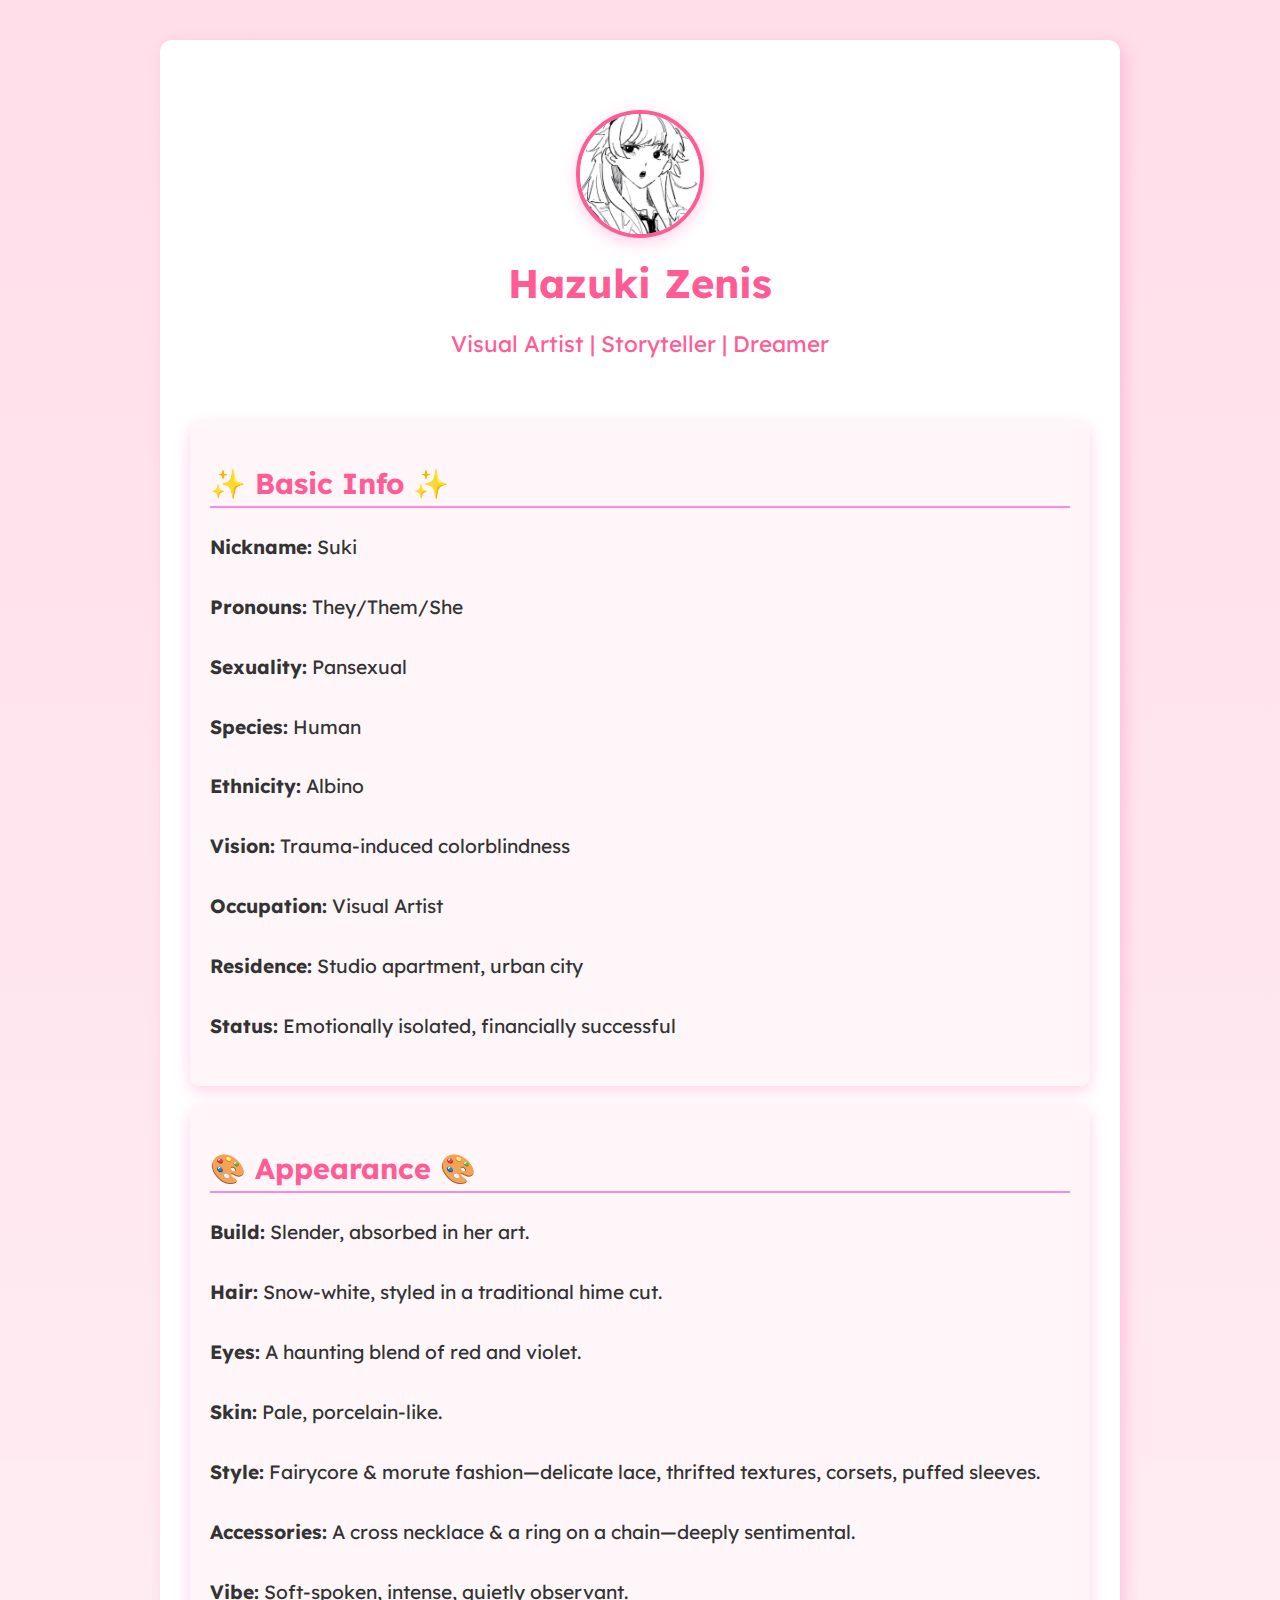
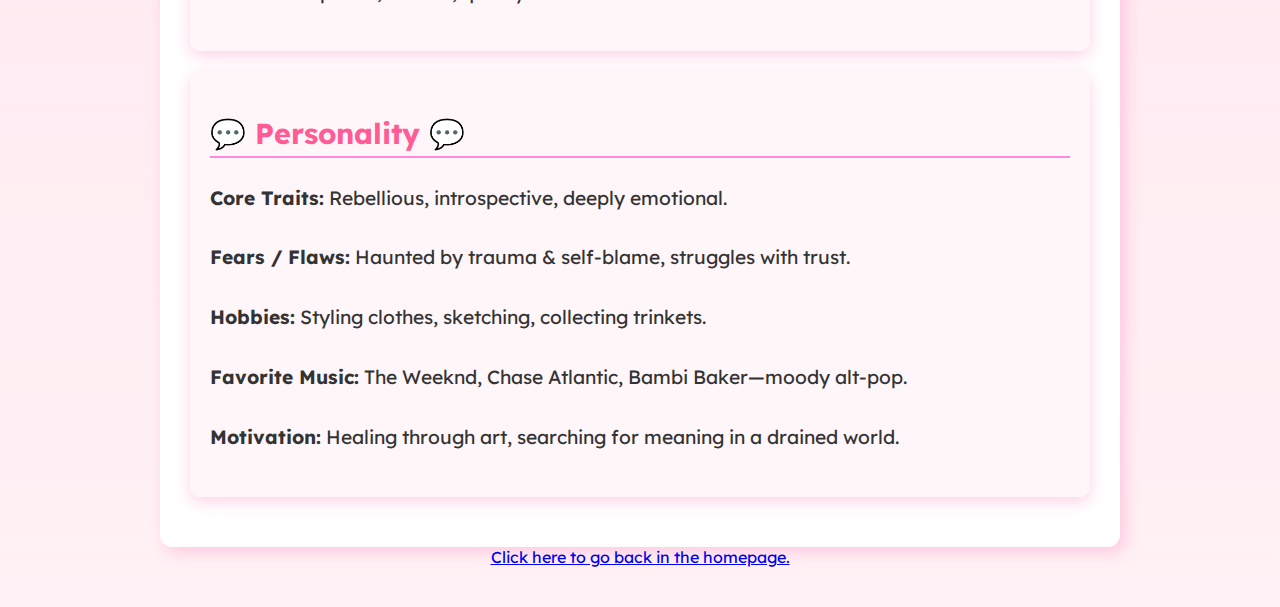
<file: ligaya.html>
<!DOCTYPE html>
<html lang="en">
<head>
    <meta charset="UTF-8">
    <meta name="viewport" content="width=device-width, initial-scale=1.0">
    <title> Get to know me! </title>
        <link href="https://fonts.googleapis.com/css2?family=Boldonse&family=Lexend:wght@696&display=swap" rel="stylesheet">

</head>
<body>
 <section class="profile-container">
        <div class="profile-header">
                <img src="ligayaicon.jpg" alt="Ligaya's Profile Picture" class="profile-pic"> 
            <h1 class="title">Hazuki Zenis</h1>
            <p class="subtitle">Visual Artist | Storyteller | Dreamer</p>
        </div>

        <div class="info-box">
            <h2>✨ Basic Info ✨</h2>
            <p><strong>Nickname:</strong> Suki</p>
            <p><strong>Pronouns:</strong> They/Them/She</p>
            <p><strong>Sexuality:</strong> Pansexual</p>
            <p><strong>Species:</strong> Human</p>
            <p><strong>Ethnicity:</strong> Albino</p>
            <p><strong>Vision:</strong> Trauma-induced colorblindness</p>
            <p><strong>Occupation:</strong> Visual Artist</p>
            <p><strong>Residence:</strong> Studio apartment, urban city</p>
            <p><strong>Status:</strong> Emotionally isolated, financially successful</p>
        </div>

        <div class="info-box">
            <h2>🎨 Appearance 🎨</h2>
            <p><strong>Build:</strong> Slender, absorbed in her art.</p>
            <p><strong>Hair:</strong> Snow-white, styled in a traditional hime cut.</p>
            <p><strong>Eyes:</strong> A haunting blend of red and violet.</p>
            <p><strong>Skin:</strong> Pale, porcelain-like.</p>
            <p><strong>Style:</strong> Fairycore & morute fashion—delicate lace, thrifted textures, corsets, puffed sleeves.</p>
            <p><strong>Accessories:</strong> A cross necklace & a ring on a chain—deeply sentimental.</p>
            <p><strong>Vibe:</strong> Soft-spoken, intense, quietly observant.</p>
        </div>

        <div class="info-box">
            <h2>💬 Personality 💬</h2>
            <p><strong>Core Traits:</strong> Rebellious, introspective, deeply emotional.</p>
            <p><strong>Fears / Flaws:</strong> Haunted by trauma & self-blame, struggles with trust.</p>
            <p><strong>Hobbies:</strong> Styling clothes, sketching, collecting trinkets.</p>
            <p><strong>Favorite Music:</strong> The Weeknd, Chase Atlantic, Bambi Baker—moody alt-pop.</p>
            <p><strong>Motivation:</strong> Healing through art, searching for meaning in a drained world.</p>
        </div>

        <style>

            /* General Styling */
body {
    background: linear-gradient(to bottom, #ffdee9, #fff1f5); /* Soft pink gradient */
    font-family: 'Lexend', sans-serif;
    color: #333;
    margin: 0;
    padding: 40px;
    text-align: center;
}

h1, p{
    font-family: Lexend;
}

/* Profile Container */
.profile-container {
    max-width: 900px;
    margin: auto;
    padding: 30px;
    background: #fff;
    border-radius: 12px;
    box-shadow: 5px 5px 15px rgba(255, 105, 180, 0.3);
    transition: 0.4s ease-in-out;
}

/* Header Section */
.profile-header {
    text-align: center;
    padding: 20px 0;
}

/* Profile Picture */
.profile-pic {
    width: 140px;
    height: 140px;
    border-radius: 50%;
    border: 4px solid #ff5b95;
    box-shadow: 0px 5px 15px rgba(255, 105, 180, 0.2);
    transition: transform 0.4s ease;
}

.profile-pic:hover {
    transform: scale(1.05);
}

/* Title & Subtitle */
.title {
    font-size: 2.5rem;
    font-weight: bold;
    color: #ff5b95;
    margin: 10px 0;
}

.subtitle {
    font-size: 1.4rem;
    color: #ff5b95;
}

/* Info Box */
.info-box {
    background: rgba(255, 245, 250, 0.9);
    padding: 20px;
    border-radius: 10px;
    margin: 20px 0;
    box-shadow: 0px 5px 15px rgba(255, 105, 180, 0.3);
    text-align: left;
}

.info-box h2 {
    color: #ff5b95;
    font-size: 1.8rem;
    border-bottom: 2px solid #ff89dc;
    padding-bottom: 5px;
    margin-bottom: 10px;
}

/* Paragraph Styling */
.info-box p {
    font-size: 1.2rem;
    line-height: 1.6;
    padding: 5px 0;
}

/* Hover Effects */
.info-box:hover {
    transform: scale(1.02);
    box-shadow: 0px 8px 20px rgba(255, 105, 180, 0.4);
}
.profile-pic {
    width: 120px;
    height: 120px;
    border-radius: 50%;
    border: 4px solid#ff5b95; /* Soft pink border */
    display: block;
    margin: 20px auto;
    box-shadow: 0px 5px 15px rgba(255, 105, 180, 0.3);
    transition: transform 0.4s ease;
}

.profile-pic:hover {
    transform: scale(1.05);
    box-shadow: 0px 10px 20px rgba(255, 105, 180, 0.4);
}


        </style>
    </section>

<a href="homepage.html"> Click here to go back in the homepage.</a>
</body>
</html>
</file>
